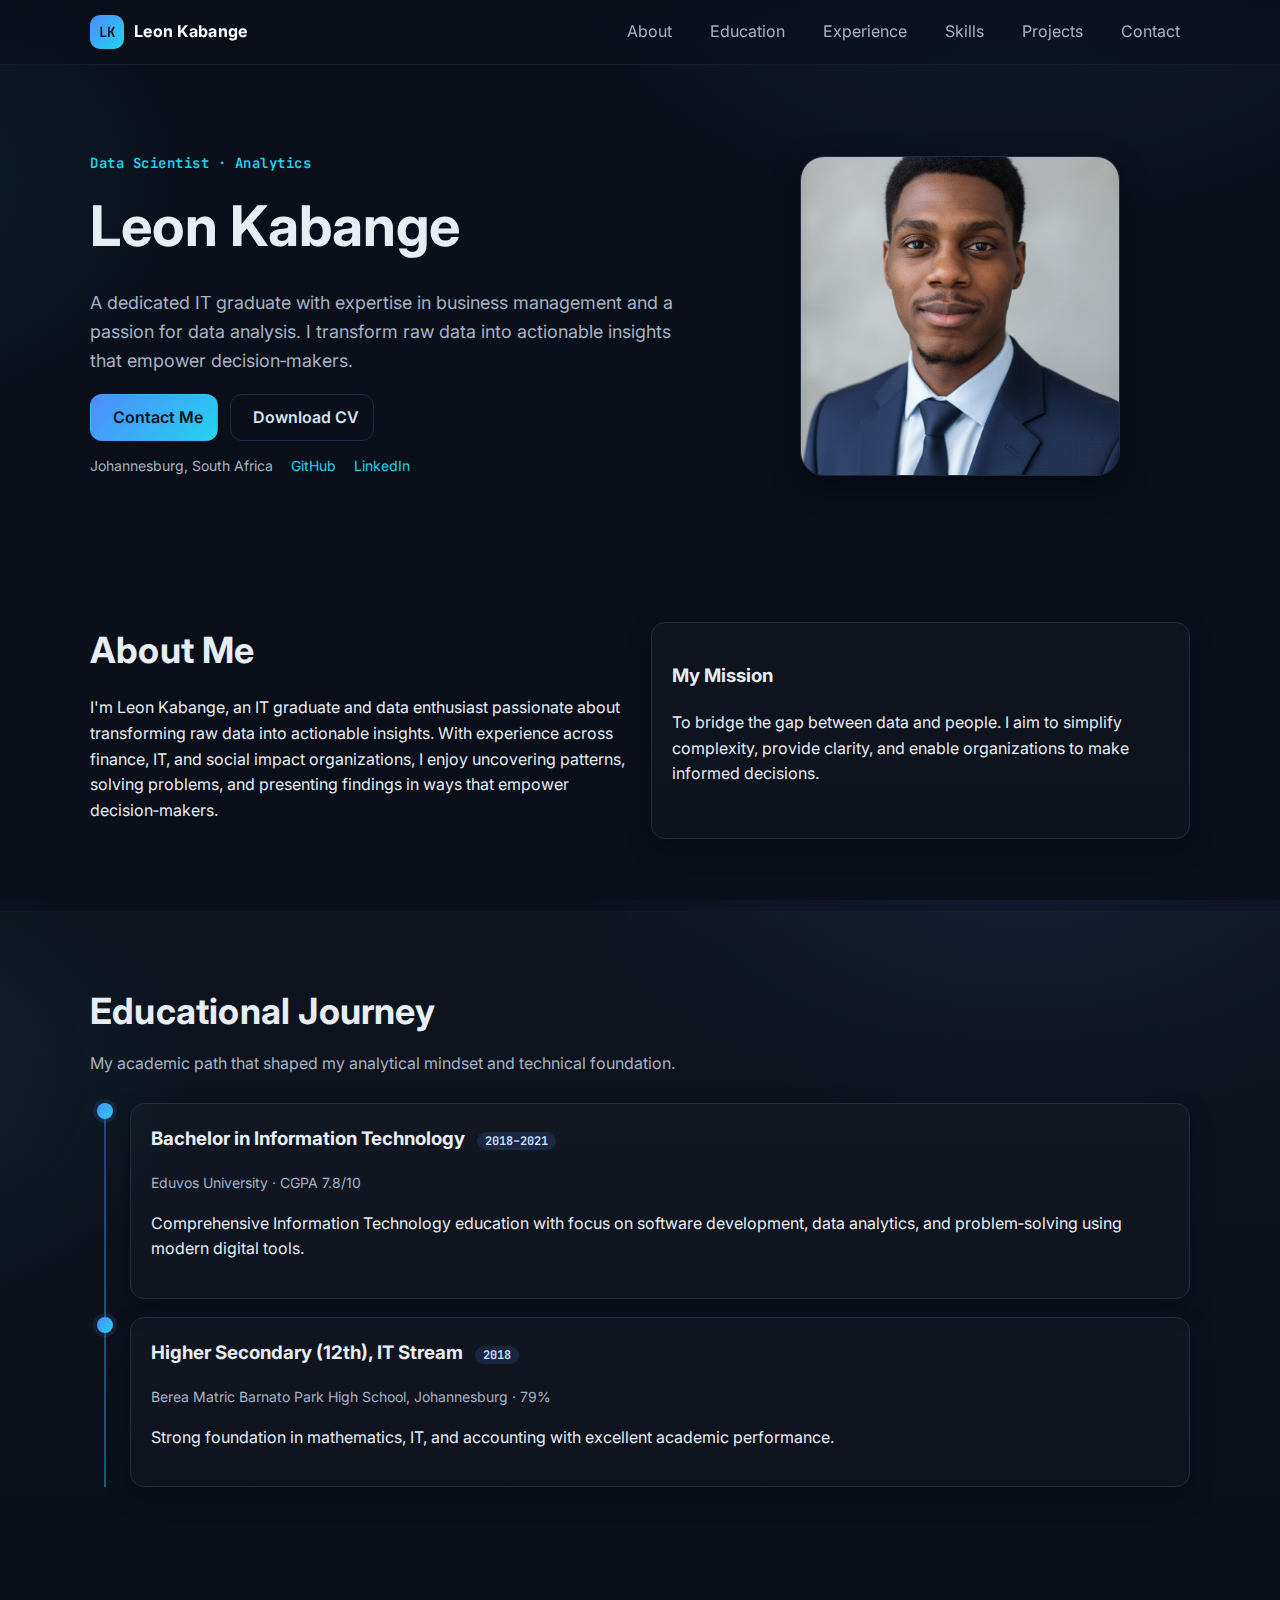
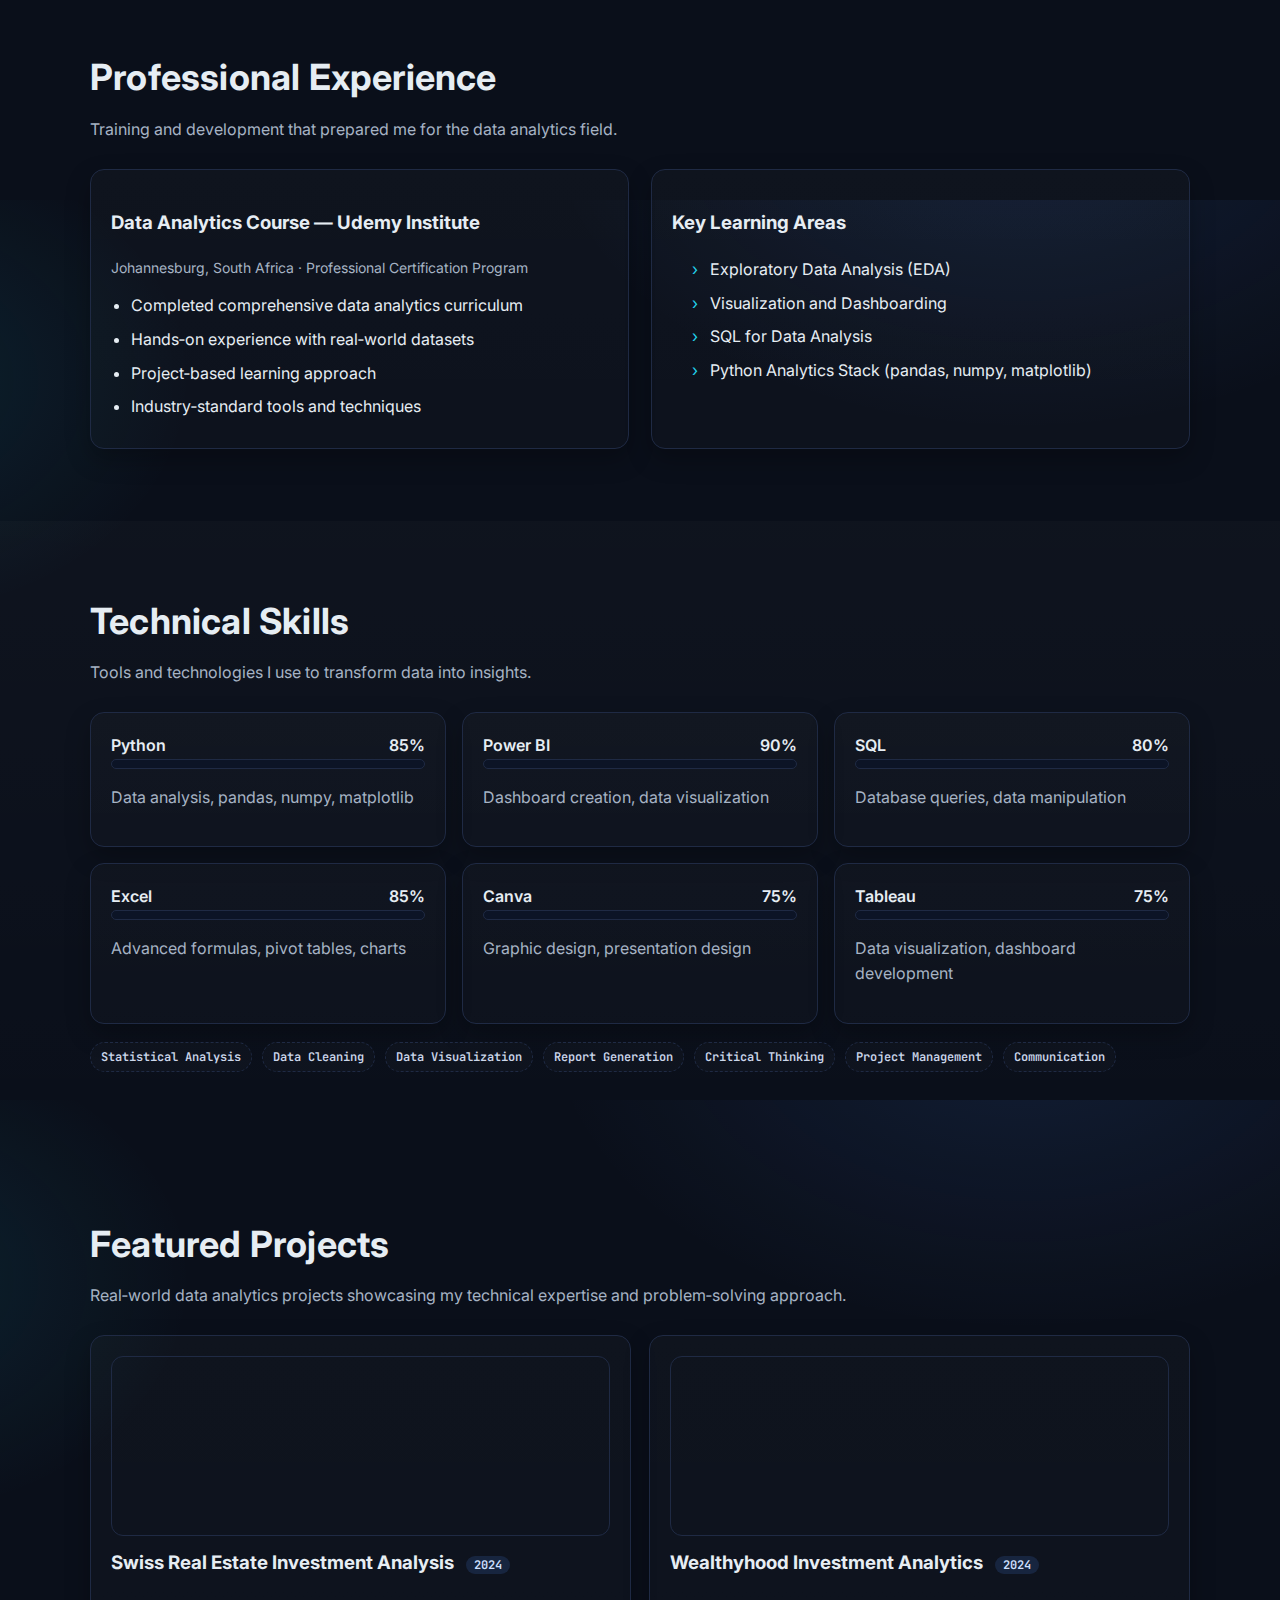
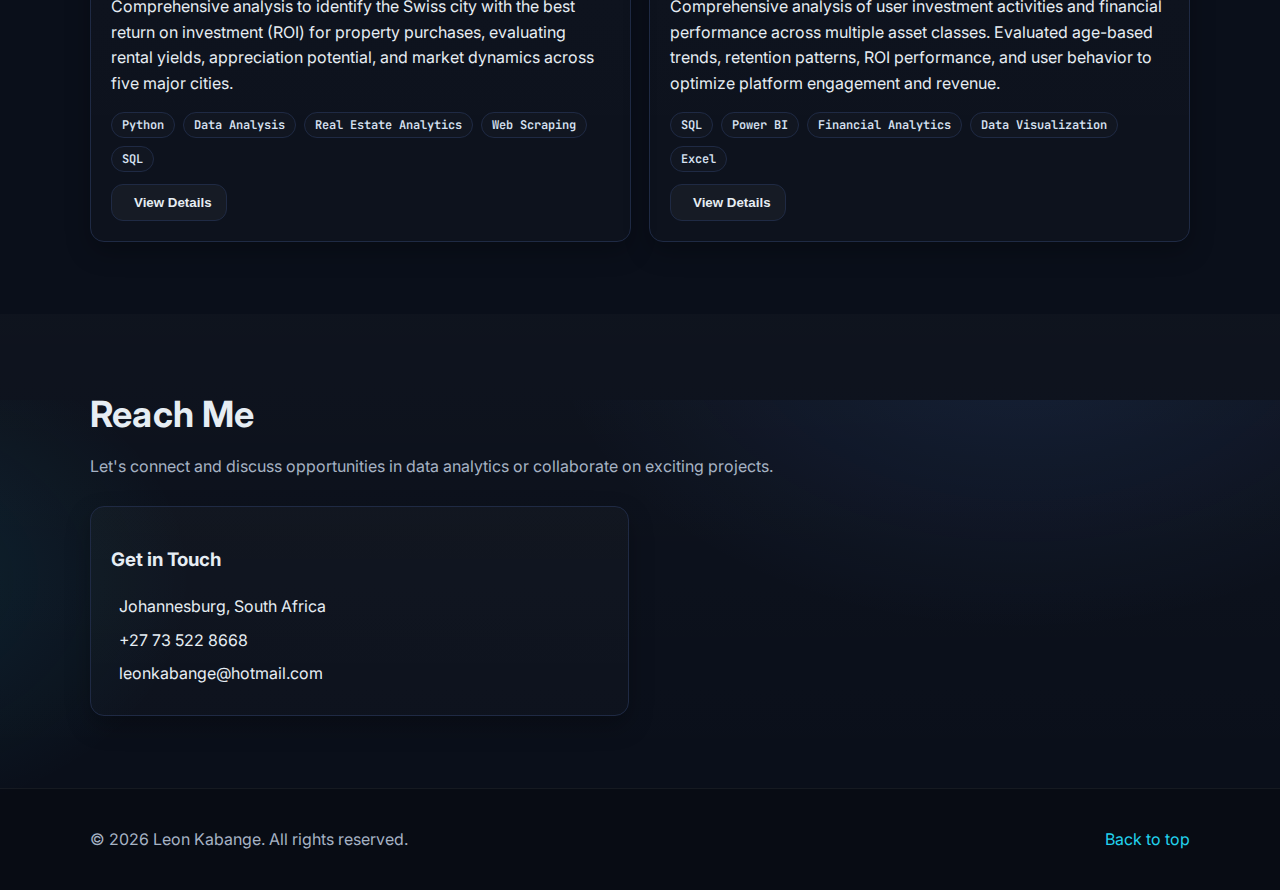
<file: index.html>
<!doctype html>
<html lang="en">
<head>
  <meta charset="utf-8" />
  <meta name="viewport" content="width=device-width, initial-scale=1" />
  <title>Leon Kabange — Data Scientist Portfolio</title>
  <meta name="description" content="Portfolio of Leon Kabange — Data Scientist & IT graduate. Projects, skills, experience, and contact form." />
  <meta property="og:title" content="Leon Kabange — Data Scientist" />
  <meta property="og:description" content="Data analytics portfolio, projects, and contact." />
  <meta property="og:type" content="website" />

  <!-- Fonts & Icons -->
  <link rel="preconnect" href="https://fonts.googleapis.com">
  <link rel="preconnect" href="https://fonts.gstatic.com" crossorigin>
  <link href="https://fonts.googleapis.com/css2?family=Inter:wght@300;400;500;600;700;800&family=JetBrains+Mono:wght@400;600&display=swap" rel="stylesheet">
  <link rel="stylesheet" href="https://cdnjs.cloudflare.com/ajax/libs/font-awesome/6.5.0/css/all.min.css" integrity="sha512-pbGhA7z8f5k9q0nX3jZxK6kZQwzq1QH0xjKxYzVb1i1n3Qv6y9gQyQwq0qYp0NfYqg9Qq9k9i9X0j0w0x0==" crossorigin="anonymous" referrerpolicy="no-referrer" />

  <link rel="stylesheet" href="styles.css" />
</head>
<body>
  <header class="site-header">
    <div class="container header-inner">
      <a class="brand" href="#home" aria-label="Leon Kabange home">
        <span class="brand-mark">LK</span>
        <span class="brand-text">Leon Kabange</span>
      </a>
      <nav class="nav" aria-label="Primary">
        <button class="nav-toggle" aria-expanded="false" aria-controls="nav-menu">
          <span class="sr-only">Toggle navigation</span>
          <i class="fa-solid fa-bars"></i>
        </button>
        <ul id="nav-menu" class="nav-menu">
          <li><a href="#about">About</a></li>
          <li><a href="#education">Education</a></li>
          <li><a href="#experience">Experience</a></li>
          <li><a href="#skills">Skills</a></li>
          <li><a href="#projects">Projects</a></li>
          <li><a href="#contact">Contact</a></li>
        </ul>
      </nav>
    </div>
  </header>

  <main id="home">
    <!-- Hero -->
    <section class="section hero">
      <div class="container hero-inner">
        <div class="hero-text">
          <h1>
            <span class="eyebrow">Data Scientist · Analytics</span>
            Leon Kabange
          </h1>
          <p class="lead">
            A dedicated IT graduate with expertise in business management and a passion for data analysis. I transform raw data into actionable insights that empower decision‑makers.
          </p>
          <div class="hero-actions">
            <a class="btn btn-primary" href="#contact"><i class="fa-regular fa-paper-plane"></i> Contact Me</a>
            <a class="btn btn-outline" href="#" aria-label="Download CV (add your file later)"><i class="fa-regular fa-file-lines"></i> Download CV</a>
          </div>
          <div class="quick-facts">
            <span><i class="fa-solid fa-location-dot"></i> Johannesburg, South Africa</span>
            <span><i class="fa-brands fa-github"></i> <a href="https://github.com/Donlee000" target="_blank" rel="noreferrer">GitHub</a></span>
            <span><i class="fa-brands fa-linkedin"></i> <a href="https://www.linkedin.com/in/leon-kabange-5427212a4/details/experience/" target="_blank" rel="noreferrer">LinkedIn</a></span>
          </div>
        </div>
        <div class="hero-media">
          <!-- Replace the image src with your own profile photo path, e.g. assets/profile.jpg -->
          <img class="avatar" src="images/LeonProPic.jpeg" alt="Portrait of Leon Kabange" />
        </div>
      </div>
    </section>

    <!-- About -->
    <section id="about" class="section">
      <div class="container grid two">
        <div>
          <h2>About Me</h2>
          <p>
            I'm Leon Kabange, an IT graduate and data enthusiast passionate about transforming raw data into actionable insights. With experience across finance, IT, and social impact organizations, I enjoy uncovering patterns, solving problems, and presenting findings in ways that empower decision‑makers.
          </p>
        </div>
        <div class="card">
          <h3>My Mission</h3>
          <p>
            To bridge the gap between data and people. I aim to simplify complexity, provide clarity, and enable organizations to make informed decisions.
          </p>
        </div>
      </div>
    </section>

    <!-- Education -->
    <section id="education" class="section alt">
      <div class="container">
        <h2>Educational Journey</h2>
        <p class="section-sub">My academic path that shaped my analytical mindset and technical foundation.</p>
        <div class="timeline">
          <div class="timeline-item">
            <div class="dot"></div>
            <div class="content card">
              <h3>Bachelor in Information Technology <span class="badge">2018–2021</span></h3>
              <p class="meta">Eduvos University · CGPA 7.8/10</p>
              <p>Comprehensive Information Technology education with focus on software development, data analytics, and problem‑solving using modern digital tools.</p>
            </div>
          </div>
          <div class="timeline-item">
            <div class="dot"></div>
            <div class="content card">
              <h3>Higher Secondary (12th), IT Stream <span class="badge">2018</span></h3>
              <p class="meta">Berea Matric Barnato Park High School, Johannesburg · 79%</p>
              <p>Strong foundation in mathematics, IT, and accounting with excellent academic performance.</p>
            </div>
          </div>
          <!-- <div class="timeline-item">
            <div class="dot"></div>
            <div class="content card">
              <h3>Secondary (10th), General Studies <span class="badge">2016</span></h3>
              <p class="meta">Berea Matric Barnato Park High School, Johannesburg · 75%</p>
              <p>Well‑rounded performance across multiple subjects.</p>
            </div>
          </div> -->
        </div>
      </div>
    </section>

    <!-- Experience -->
    <section id="experience" class="section">
      <div class="container">
        <h2>Professional Experience</h2>
        <p class="section-sub">Training and development that prepared me for the data analytics field.</p>
        <div class="grid two">
          <div class="card">
            <h3>Data Analytics Course — Udemy Institute</h3>
            <p class="meta">Johannesburg, South Africa · Professional Certification Program</p>
            <ul class="check-list">
              <li>Completed comprehensive data analytics curriculum</li>
              <li>Hands‑on experience with real‑world datasets</li>
              <li>Project‑based learning approach</li>
              <li>Industry‑standard tools and techniques</li>
            </ul>
          </div>
          <div class="card">
            <h3>Key Learning Areas</h3>
            <ul class="arrow-list">
              <li>Exploratory Data Analysis (EDA)</li>
              <li>Visualization and Dashboarding</li>
              <li>SQL for Data Analysis</li>
              <li>Python Analytics Stack (pandas, numpy, matplotlib)</li>
            </ul>
          </div>
        </div>
      </div>
    </section>

    <!-- Skills -->
    <section id="skills" class="section alt">
      <div class="container">
        <h2>Technical Skills</h2>
        <p class="section-sub">Tools and technologies I use to transform data into insights.</p>
        <div class="skills-grid">
          <div class="skill card">
            <div class="skill-head"><span>Python</span><span class="val">85%</span></div>
            <div class="bar" data-val="85"><span></span></div>
            <p class="muted">Data analysis, pandas, numpy, matplotlib</p>
          </div>
          <div class="skill card">
            <div class="skill-head"><span>Power BI</span><span class="val">90%</span></div>
            <div class="bar" data-val="90"><span></span></div>
            <p class="muted">Dashboard creation, data visualization</p>
          </div>
          <div class="skill card">
            <div class="skill-head"><span>SQL</span><span class="val">80%</span></div>
            <div class="bar" data-val="80"><span></span></div>
            <p class="muted">Database queries, data manipulation</p>
          </div>
          <div class="skill card">
            <div class="skill-head"><span>Excel</span><span class="val">85%</span></div>
            <div class="bar" data-val="85"><span></span></div>
            <p class="muted">Advanced formulas, pivot tables, charts</p>
          </div>
          <div class="skill card">
            <div class="skill-head"><span>Canva</span><span class="val">75%</span></div>
            <div class="bar" data-val="75"><span></span></div>
            <p class="muted">Graphic design, presentation design</p>
          </div>
          <div class="skill card">
            <div class="skill-head"><span>Tableau</span><span class="val">75%</span></div>
            <div class="bar" data-val="75"><span></span></div>
            <p class="muted">Data visualization, dashboard development</p>
          </div>
        </div>

        <div class="chips">
          <span class="chip">Statistical Analysis</span>
          <span class="chip">Data Cleaning</span>
          <span class="chip">Data Visualization</span>
          <span class="chip">Report Generation</span>
          <span class="chip">Critical Thinking</span>
          <span class="chip">Project Management</span>
          <span class="chip">Communication</span>
        </div>
      </div>
    </section>

    <!-- Projects -->
    <section id="projects" class="section">
      <div class="container">
        <h2>Featured Projects</h2>
        <p class="section-sub">Real‑world data analytics projects showcasing my technical expertise and problem‑solving approach.</p>
        <div class="projects-grid">
          <!-- Project 1 -->
          <article class="project card">
            <div class="project-media" style="background-image:url('https://images.unsplash.com/photo-1560518883-ce09059eeffa?q=80&w=1280&auto=format&fit=crop');"></div>
            <div class="project-body">
              <h3>Swiss Real Estate Investment Analysis <span class="badge">2024</span></h3>
              <p>
                Comprehensive analysis to identify the Swiss city with the best return on investment (ROI) for property purchases, evaluating rental yields, appreciation potential, and market dynamics across five major cities.
              </p>
              <div class="tags">
                <span class="tag">Python</span>
                <span class="tag">Data Analysis</span>
                <span class="tag">Real Estate Analytics</span>
                <span class="tag">Web Scraping</span>
                <span class="tag">SQL</span>
              </div>
              <div class="project-actions">
                <button class="btn btn-subtle" data-modal="modal-realestate"><i class="fa-regular fa-eye"></i> View Details</button>
              </div>
            </div>
          </article>

          <!-- Project 2 -->
          <article class="project card">
                      <div class="project-media" style="background-image:url('https://images.unsplash.com/photo-1611974789855-9c2a0a7236a3?q=80&w=1280&auto=format&fit=crop');"></div>
                      <div class="project-body">
                        <h3>Wealthyhood Investment Analytics <span class="badge">2024</span></h3>
                        <p>
                          Comprehensive analysis of user investment activities and financial performance across multiple asset classes. Evaluated age-based trends, retention patterns, ROI performance, and user behavior to optimize platform engagement and revenue.
                        </p>
                        <div class="tags">
                          <span class="tag">SQL</span>
                          <span class="tag">Power BI</span>
                          <span class="tag">Financial Analytics</span>
                          <span class="tag">Data Visualization</span>
                          <span class="tag">Excel</span>
                        </div>
                        <div class="project-actions">
                          <button class="btn btn-subtle" data-modal="modal-investment"><i class="fa-regular fa-eye"></i> View Details</button>
                        </div>
                      </div>
                    </article>
        </div>
      </div>

      <!-- Project Modals -->
      <div id="modal-realestate" class="modal" aria-hidden="true" role="dialog" aria-labelledby="modal-realestate-title">
              <div class="modal-dialog">
                <button class="modal-close" aria-label="Close"><i class="fa-solid fa-xmark"></i></button>
                <h3 id="modal-realestate-title">Swiss Real Estate Investment Analysis</h3>
                <p>End‑to‑end analytics workflow: web scraping property data from Homegate.ch, data cleaning, exploratory analysis, and ROI modeling to evaluate investment opportunities across Zurich, Geneva, Lucerne, Bern, and Basel.</p>
                <ul class="arrow-list">
                  <li>Calculated gross and net rental yields for five Swiss cities</li>
                  <li>Analyzed capital appreciation potential with 5-year projections (15.8% growth)</li>
                  <li>Evaluated overall ROI incorporating rental income and property appreciation</li>
                  <li>Built comparative visualizations to guide investment decisions</li>
                </ul>
                <div class="modal-actions">
                  <a class="btn btn-primary" href="https://github.com/Donlee000/-Real-Estate-Project" target="_blank" rel="noreferrer"><i class="fa-brands fa-github"></i> Repository</a>
                </div>
              </div>
            </div>

      <div id="modal-investment" class="modal" aria-hidden="true" role="dialog" aria-labelledby="modal-investment-title">
        <div class="modal-dialog">
          <button class="modal-close" aria-label="Close"><i class="fa-solid fa-xmark"></i></button>
          <h3 id="modal-investment-title">Wealthyhood Investment Analytics</h3>
          <p>End‑to‑end analytics workflow: data cleaning, SQL analysis, and Power BI dashboards to analyze investment patterns across stocks, ETFs, crypto, and forex. Identified user segments, ROI trends, and retention insights to drive platform growth.</p>
          <ul class="arrow-list">
            <li>Analyzed investment behavior across age groups and asset classes (stocks, ETFs, crypto)</li>
            <li>Calculated retention metrics, repeat purchase rates, and churn patterns</li>
            <li>Identified top-performing users and assets with ROI analysis (30%+ qualification threshold)</li>
            <li>Built Power BI dashboards for monthly investment trends and user profitability rankings</li>
            <li>Delivered actionable recommendations for targeted marketing and product optimization</li>
          </ul>
          <div class="modal-actions">
            <a class="btn btn-primary" href="https://github.com/Donlee000/Investment_metrics_stocks" target="_blank" rel="noreferrer"><i class="fa-brands fa-github"></i> Repository</a>
          </div>
        </div>
      </div>
    </section>

    <!-- Contact -->
    <section id="contact" class="section alt">
      <div class="container">
        <h2>Reach Me</h2>
        <p class="section-sub">Let's connect and discuss opportunities in data analytics or collaborate on exciting projects.</p>
        <div class="grid two">
          <div class="card">
            <h3>Get in Touch</h3>
            <ul class="contact-list">
              <li><i class="fa-solid fa-location-dot"></i> Johannesburg, South Africa</li>
              <li><i class="fa-solid fa-phone"></i> <a href="tel:+27735228668">+27 73 522 8668</a></li>
              <li><i class="fa-regular fa-envelope"></i> <a href="mailto:leonkabange@hotmail.com">leonkabange@hotmail.com</a></li>
            </ul>
            <!-- <p class="muted">You can also use the contact form — messages will be delivered to my email.</p> -->
          </div>

          <!-- <div class="card">
            <h3>Contact Form</h3>
            For GitHub Pages (static hosting), this form uses FormSubmit to email your messages. 
             If you prefer Formspree or EmailJS, we can switch later.
            <form class="contact-form" action="https://formsubmit.co/leonbantune@gmail.com" method="POST">
               FormSubmit options
              <input type="hidden" name="_subject" value="New message from portfolio site" />
              <input type="hidden" name="_template" value="table" />
               After publishing, optionally set _next to your live URL thanks page
              <input type="hidden" name="_next" value="https://<your-gh-username>.github.io/leon-kabange-portfolio/thanks.html" />
              
              <input type="text" name="_honey" style="display:none" tabindex="-1" autocomplete="off">

              <div class="field">
                <label for="name">Your Name</label>
                <input id="name" name="name" type="text" placeholder="Jane Doe" required />
              </div>
              <div class="field">
                <label for="email">Email</label>
                <input id="email" name="email" type="email" placeholder="jane@example.com" required />
              </div>
              <div class="field">
                <label for="subject">Subject</label>
                <input id="subject" name="subject" type="text" placeholder="Let's collaborate" />
              </div>
              <div class="field">
                <label for="message">Message</label>
                <textarea id="message" name="message" rows="5" placeholder="Write your message..." required></textarea>
              </div>
              <button class="btn btn-primary" type="submit"><i class="fa-regular fa-paper-plane"></i> Send Message</button>
              <p class="tiny muted">Powered by <a href="https://formsubmit.co/" target="_blank" rel="noreferrer">FormSubmit</a>. You'll need to verify your email on first message.</p> 
            </form>
          </div>  -->
        </div>
      </div>
    </section>
  </main>

  <footer class="site-footer">
    <div class="container footer-inner">
      <p>© <span id="year"></span> Leon Kabange. All rights reserved.</p>
      <div class="footer-links">
        <a href="#home">Back to top</a>
      </div>
    </div>
  </footer>

  <script src="script.js"></script>
</body>
</html>
</file>
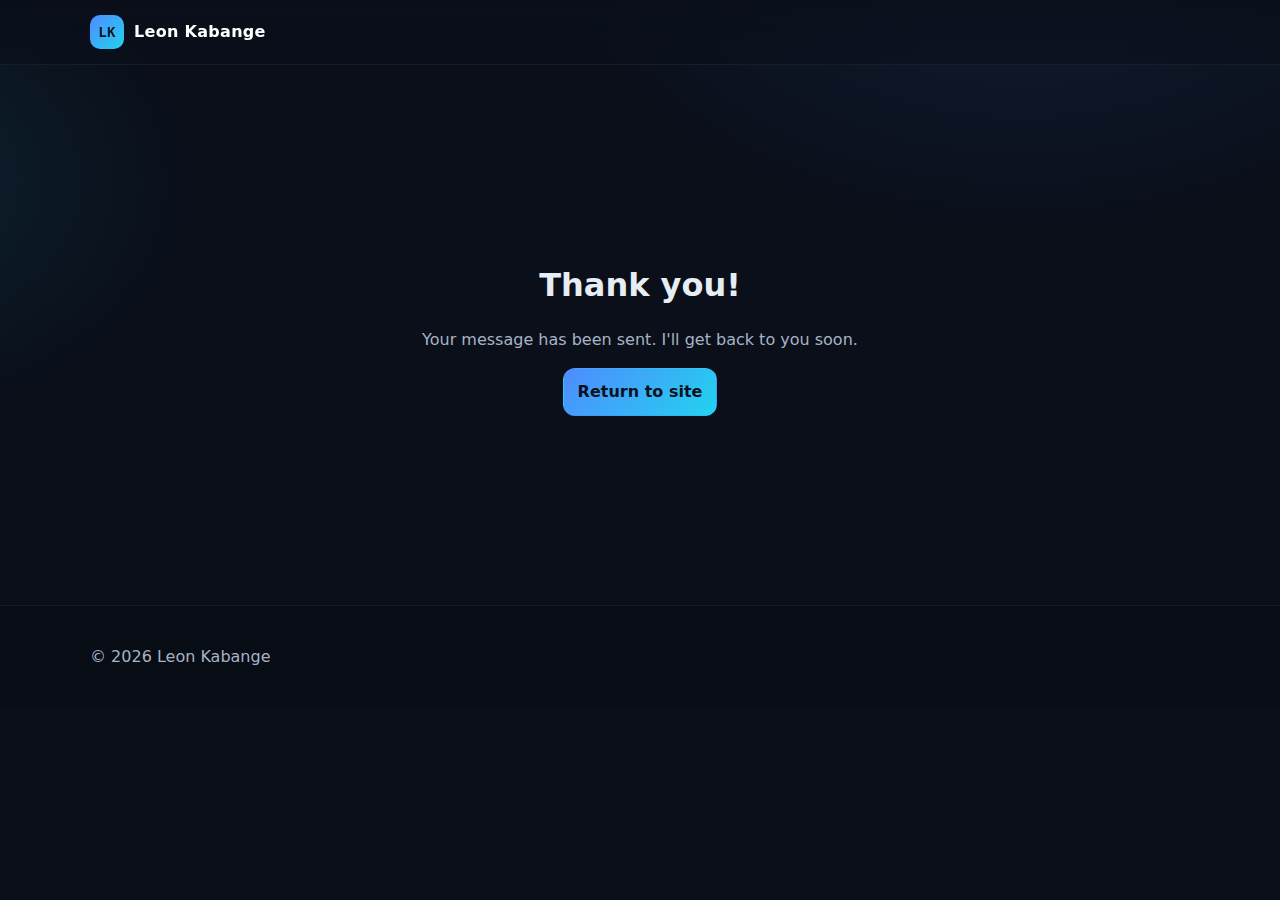
<file: thanks.html>
<!doctype html>
<html lang="en">
<head>
  <meta charset="utf-8" />
  <meta name="viewport" content="width=device-width, initial-scale=1" />
  <title>Thanks — Message Sent</title>
  <link rel="stylesheet" href="styles.css" />
  <style>
    main{ min-height:60vh; display:grid; place-items:center; }
    .thanks{ text-align:center; }
    .thanks h1{ margin-bottom:6px; }
    .thanks p{ color: var(--muted); }
  </style>
</head>
<body>
  <header class="site-header">
    <div class="container header-inner">
      <a class="brand" href="./">
        <span class="brand-mark">LK</span>
        <span class="brand-text">Leon Kabange</span>
      </a>
    </div>
  </header>

  <main>
    <div class="thanks">
      <h1>Thank you!</h1>
      <p>Your message has been sent. I'll get back to you soon.</p>
      <p><a class="btn btn-primary" href="./">Return to site</a></p>
    </div>
  </main>

  <footer class="site-footer">
    <div class="container footer-inner">
      <p>© <span id="year"></span> Leon Kabange</p>
      <div></div>
    </div>
  </footer>
  <script>
    document.getElementById('year').textContent = new Date().getFullYear();
  </script>
</body>
</html>
</file>
<file: styles.css>
/* Leon Kabange — Portfolio Styles */
:root{
  --bg: #0a0f1a;         /* dark blue close to black */
  --surface: #0f1726;    /* slightly lighter for surfaces */
  --elev: #111a2e;       /* elevated cards */
  --border: #1f2a44;     /* subtle borders */
  --text: #e6edf3;       /* primary text */
  --muted: #a6b3c4;      /* secondary text */
  --accent: #4f8bff;     /* blue accent */
  --accent-2: #22d3ee;   /* cyan accent */
  --success: #14b8a6;
  --danger: #ef4444;
  --shadow: 0 10px 30px rgba(0,0,0,.4);
  --radius: 14px;
}

*{ box-sizing: border-box; }
html,body{ height:100%; }
body{
  margin:0;
  background: radial-gradient(1200px 800px at 80% -10%, rgba(79,139,255,.12), transparent 40%),
              radial-gradient(800px 600px at -10% 20%, rgba(34,211,238,.10), transparent 40%),
              var(--bg);
  color: var(--text);
  font: 16px/1.6 Inter, system-ui, -apple-system, Segoe UI, Roboto, Ubuntu, Cantarell, Noto Sans, sans-serif;
}

img{ max-width:100%; display:block; }
a{ color: var(--text); text-decoration: none; }

.container{ width:min(1100px, 92%); margin-inline:auto; }
.section{ padding: 72px 0; }
.section.alt{ background: linear-gradient(180deg, rgba(255,255,255,0.02), rgba(255,255,255,0.00)); }
.section h2{ font-size: clamp(28px, 4vw, 36px); margin:0 0 10px; letter-spacing:.2px; }
.section .section-sub{ color: var(--muted); margin-top:0; margin-bottom: 26px; }

/***** Header *****/
.site-header{
  position: sticky; top:0; z-index:50; backdrop-filter: blur(10px);
  background: linear-gradient(180deg, rgba(10,15,26,.85), rgba(10,15,26,.55));
  border-bottom: 1px solid rgba(255,255,255,.06);
}
.header-inner{ display:flex; align-items:center; justify-content:space-between; height:64px; }
.brand{ display:flex; align-items:center; gap:10px; font-weight:700; letter-spacing:.3px; }
.brand-mark{
  width:34px; height:34px; border-radius:10px; display:grid; place-items:center;
  background: linear-gradient(135deg, var(--accent), var(--accent-2)); color:#0b1220;
  font-family: "JetBrains Mono", monospace; font-size:14px;
}
.brand-text{ color:#fff; }

.nav-toggle{ display:none; background:none; border:0; color:#fff; font-size:22px; }
.nav-menu{ display:flex; gap:18px; list-style:none; margin:0; padding:0; }
.nav-menu a{ color:var(--muted); padding:8px 10px; border-radius:10px; transition: .2s ease; }
.nav-menu a:hover{ color:#fff; background: rgba(255,255,255,.06); }

/***** Hero *****/
.hero{ padding-top: 90px; }
.hero-inner{ display:grid; grid-template-columns: 1.3fr 1fr; align-items:center; gap:40px; }
.eyebrow{ display:block; color: var(--accent-2); font: 600 14px/1.2 "JetBrains Mono", monospace; letter-spacing:.5px; margin-bottom:10px; }
.hero h1{ font-size: clamp(34px, 6vw, 56px); margin:0 0 12px; }
.lead{ color: var(--muted); font-size: clamp(15px, 2.4vw, 18px); }
.hero-actions{ display:flex; gap:12px; margin-top:18px; flex-wrap:wrap; }
.quick-facts{ display:flex; gap:18px; margin-top:14px; color:var(--muted); font-size:14px; flex-wrap:wrap; }
.quick-facts a{ color:var(--accent-2); }

.hero-media{ display:grid; place-items:center; }
.avatar{ width:min(320px, 90%); aspect-ratio:1/1; border-radius:24px; object-fit:cover; box-shadow: var(--shadow); border:1px solid var(--border); }

/***** Cards, grids, lists *****/
.card{
  background: linear-gradient(180deg, rgba(255,255,255,.02), rgba(255,255,255,.01));
  border:1px solid var(--border); border-radius: var(--radius); padding:20px; box-shadow: 0 10px 24px rgba(0,0,0,.25);
}
.grid.two{ display:grid; grid-template-columns: 1fr 1fr; gap:22px; }

.check-list, .arrow-list{ margin:0; padding-left:20px; }
.check-list li{ margin:8px 0; }
.arrow-list li{ margin:8px 0; list-style: none; position:relative; padding-left:18px; }
.arrow-list li::before{ content:"›"; position:absolute; left:0; color:var(--accent-2); }

.badge{ display:inline-block; background: rgba(79,139,255,.15); color:#cfe0ff; padding:3px 8px; border-radius:999px; font: 600 12px/1 "JetBrains Mono", monospace; margin-left:8px; }
.tag{ display:inline-block; padding:6px 10px; border:1px solid var(--border); border-radius:999px; color:#d7e2f2; background: rgba(255,255,255,.02); font: 600 12px/1 "JetBrains Mono", monospace; }
.tags{ display:flex; gap:8px; flex-wrap:wrap; }
.chips{ display:flex; gap:10px; flex-wrap:wrap; margin-top:18px; }
.chip{ border:1px dashed var(--border); color:#cbd6ea; padding:8px 10px; border-radius:999px; background: rgba(255,255,255,.02); font: 600 12px/1 "JetBrains Mono", monospace; }

/***** Timeline *****/
.timeline{ position:relative; margin-top:24px; }
.timeline::before{ content:""; position:absolute; left:14px; top:0; bottom:0; width:2px; background: linear-gradient(var(--accent), var(--accent-2)); opacity:.4; }
.timeline-item{ position:relative; padding-left:40px; margin-bottom:18px; }
.timeline .dot{ position:absolute; left:7px; width:16px; height:16px; border-radius:50%; background: linear-gradient(135deg, var(--accent), var(--accent-2)); box-shadow:0 0 0 4px rgba(79,139,255,.12); }
.timeline .content h3{ margin-top:0; }
.meta{ color: var(--muted); font-size:14px; }

/***** Skills *****/
.skills-grid{ display:grid; grid-template-columns: repeat(3, 1fr); gap:16px; }
.skill-head{ display:flex; align-items:center; justify-content:space-between; font-weight:600; }
.muted{ color: var(--muted); }
.bar{ position:relative; height:10px; background: #0c1426; border:1px solid var(--border); border-radius:999px; overflow:hidden; }
.bar > span{ position:absolute; inset:0; width:0%; background: linear-gradient(90deg, var(--accent), var(--accent-2)); box-shadow: inset 0 0 10px rgba(79,139,255,.65); transition: width 1s ease; }

/***** Projects *****/
.projects-grid{ display:grid; grid-template-columns: repeat(2, 1fr); gap:18px; }
.project-media{ height:180px; background-size:cover; background-position:center; border-radius:12px; border:1px solid var(--border); }
.project-body h3{ margin:12px 0 8px; }
.project-actions{ margin-top:12px; }

/***** Contact *****/
.contact-list{ list-style:none; margin:0 0 8px; padding:0; display:grid; gap:8px; }
.contact-list i{ color: var(--accent-2); margin-right:8px; }
.field{ display:grid; gap:6px; margin:10px 0; }
.field input, .field textarea{
  background: #0c1426; color:#fff; border:1px solid var(--border); border-radius:10px; padding:12px 14px;
}
.field input:focus, .field textarea:focus{ outline:2px solid rgba(79,139,255,.35); }

/***** Buttons *****/
.btn{ display:inline-flex; align-items:center; gap:8px; padding:10px 14px; border-radius:12px; border:1px solid transparent; cursor:pointer; font-weight:600; }
.btn-primary{ background: linear-gradient(135deg, var(--accent), var(--accent-2)); color:#0b1220; }
.btn-outline{ background: transparent; border-color: var(--border); color:#d7e2f2; }
.btn-subtle{ background: rgba(255,255,255,.04); border-color: var(--border); color:#e6edf3; }
.btn:hover{ filter: brightness(1.05); }

/***** Modal *****/
.modal{ position: fixed; inset:0; display:none; place-items:center; background: rgba(0,0,0,.6); padding:20px; }
.modal[open], .modal.show{ display:grid; }
.modal-dialog{ width:min(720px, 96%); background: var(--surface); border:1px solid var(--border); border-radius:16px; padding:20px; box-shadow: var(--shadow); }
.modal-close{ position:absolute; right:32px; top:24px; background:none; border:1px solid var(--border); color:#c7d4ea; border-radius:10px; padding:6px 8px; cursor:pointer; }
.modal-actions{ margin-top:14px; }

/***** Footer *****/
.site-footer{ border-top:1px solid rgba(255,255,255,.06); padding:22px 0; background: rgba(0,0,0,.2); }
.footer-inner{ display:flex; align-items:center; justify-content:space-between; color:var(--muted); }
.footer-inner a{ color: var(--accent-2); }

/***** Responsive *****/
@media (max-width: 920px){
  .hero-inner{ grid-template-columns: 1fr; }
  .grid.two{ grid-template-columns: 1fr; }
  .skills-grid{ grid-template-columns: repeat(2, 1fr); }
  .projects-grid{ grid-template-columns: 1fr; }
}
@media (max-width: 680px){
  .nav-toggle{ display:block; }
  .nav-menu{ display:none; position:absolute; right:12px; top:60px; flex-direction:column; background: var(--surface); border:1px solid var(--border); padding:10px; border-radius:12px; box-shadow: var(--shadow); }
  .nav-menu.show{ display:flex; }
  .skills-grid{ grid-template-columns: 1fr; }
}

/***** Utilities *****/
.sr-only{ position:absolute; width:1px; height:1px; padding:0; margin:-1px; overflow:hidden; clip:rect(0,0,0,0); white-space:nowrap; border:0; }
.tiny{ font-size:12px; }
</file>
